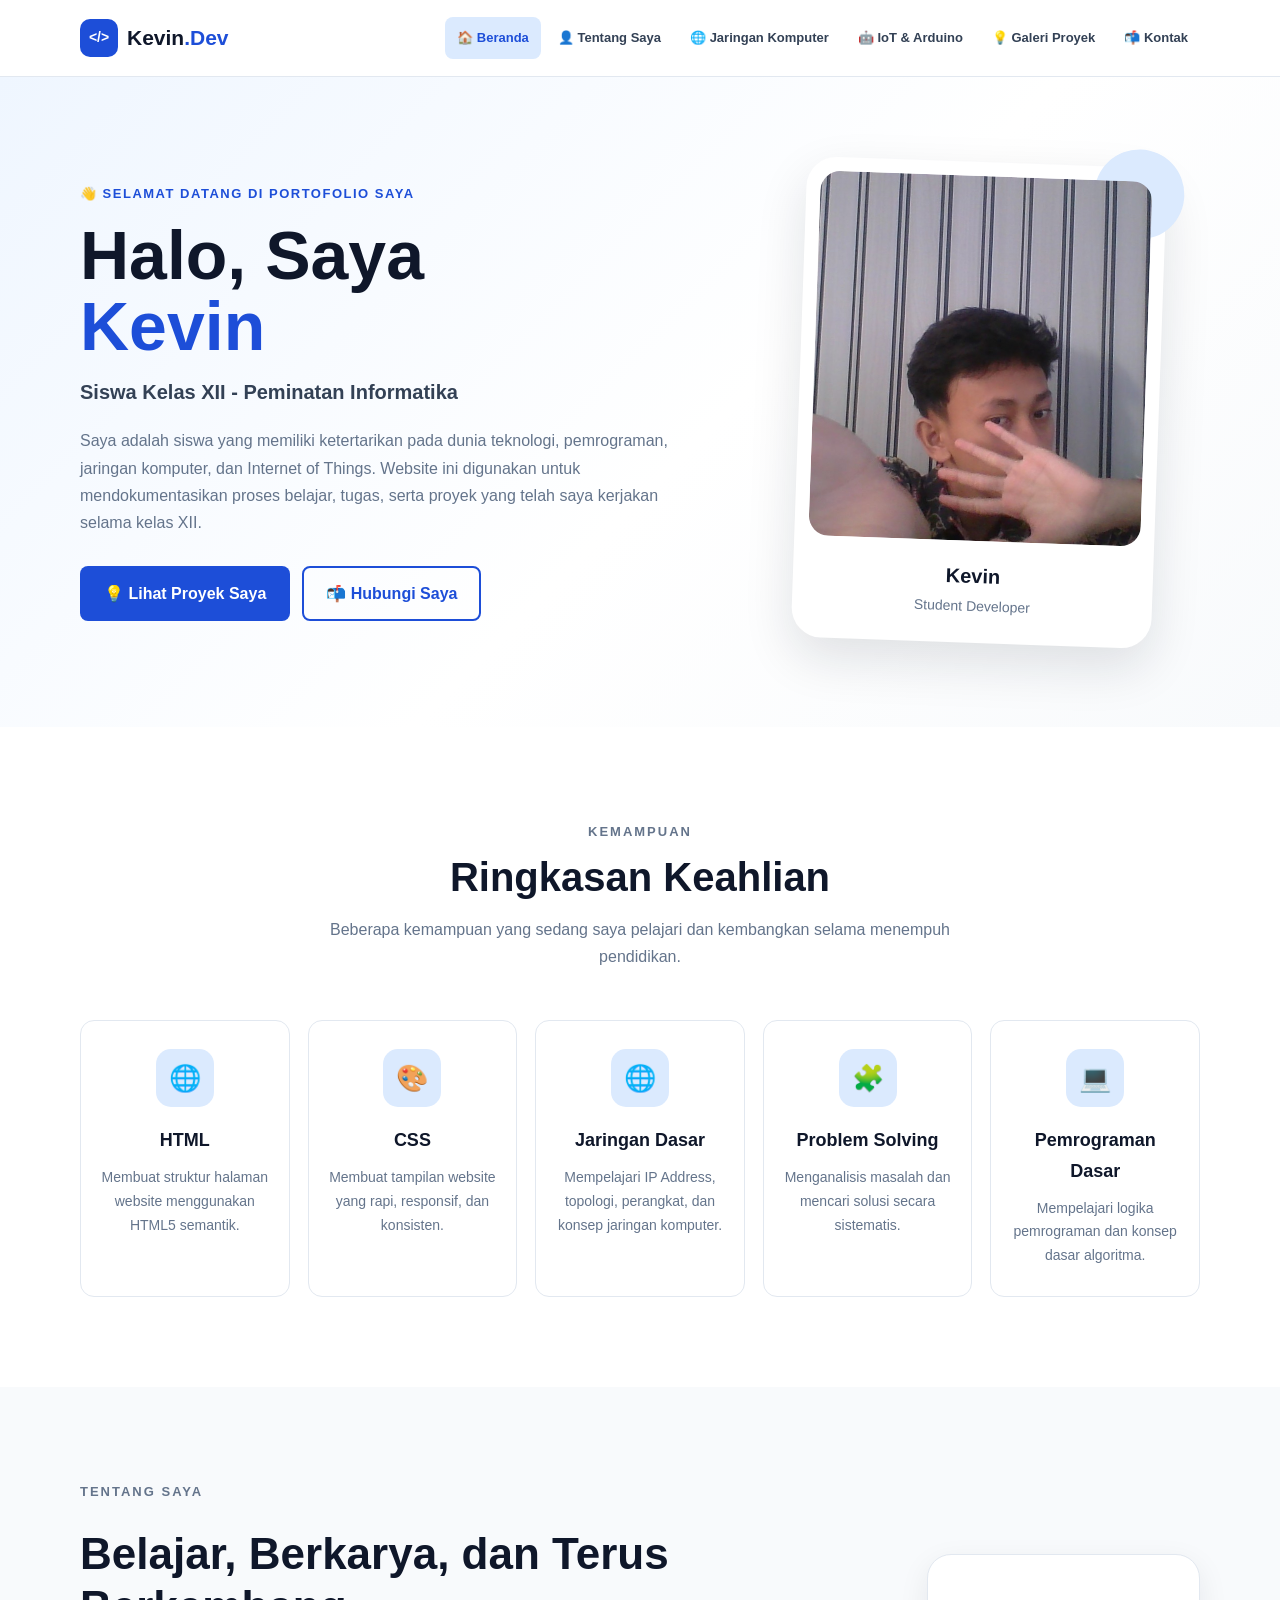
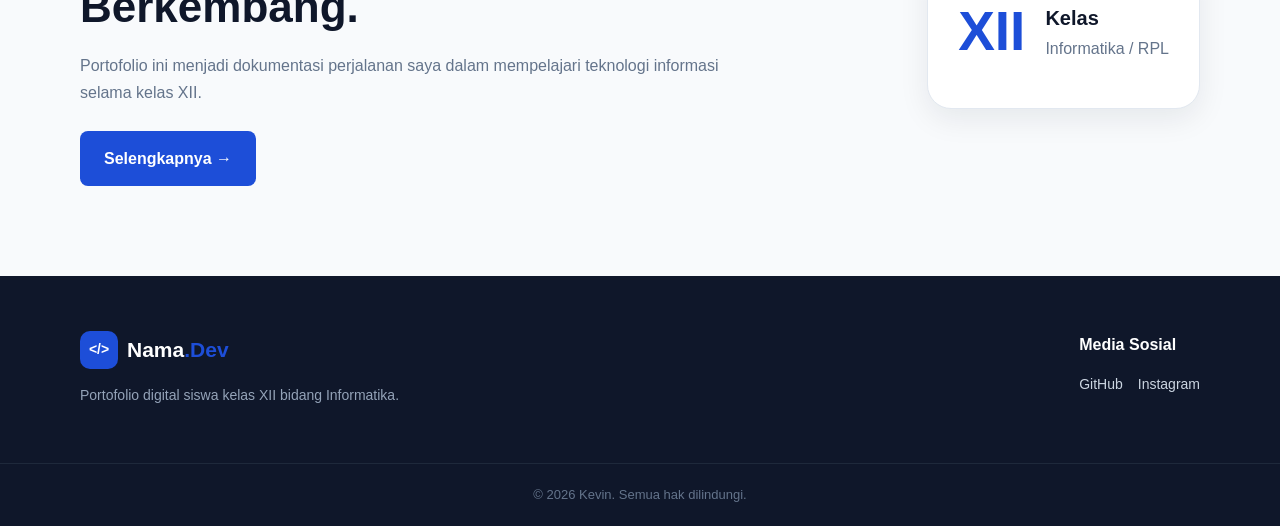
<file: index.html>
<!DOCTYPE html>
<html lang="id">
<head>
    <meta charset="UTF-8">
    <meta name="viewport" content="width=device-width, initial-scale=1.0">

    <meta
        name="description"
        content="Website portofolio digital siswa kelas XII bidang Informatika."
    >

    <title>Portofolio | Kevin</title>

    <!-- External CSS -->
    <link rel="stylesheet" href="assets/css/style.css">
</head>

<body>

    <!-- ================= HEADER ================= -->
    <header class="header">
        <nav class="navbar container">

            <a href="index.html" class="brand">
                <span class="brand-icon">&lt;/&gt;</span>
                <span>Kevin<span class="brand-dot">.Dev</span></span>
            </a>

            <button class="menu-toggle" id="menuToggle" aria-label="Buka menu">
                ☰
            </button>

            <ul class="nav-menu" id="navMenu">
                <li>
                    <a href="index.html" class="active">🏠 Beranda</a>
                </li>

                <li>
                    <a href="pages/tentang.html">👤 Tentang Saya</a>
                </li>

                <li>
                    <a href="pages/jaringan.html">🌐 Jaringan Komputer</a>
                </li>

                <li>
                    <a href="pages/iot-arduino.html">🤖 IoT & Arduino</a>
                </li>

                <li>
                    <a href="pages/karya-proyek.html">💡 Galeri Proyek</a>
                </li>

                <li>
                    <a href="pages/kontak.html">📬 Kontak</a>
                </li>
            </ul>

        </nav>
    </header>


    <!-- ================= MAIN ================= -->
    <main>

        <!-- Hero Section -->
        <section class="hero">
            <div class="container hero-content">

                <div class="hero-text">

                    <p class="hero-label">
                        👋 SELAMAT DATANG DI PORTOFOLIO SAYA
                    </p>

                    <h1>
                        Halo, Saya
                        <span class="text-primary">Kevin</span>
                    </h1>

                    <h2>
                        Siswa Kelas XII - Peminatan
                        Informatika
                    </h2>

                    <p class="hero-description">
                        Saya adalah siswa yang memiliki ketertarikan pada dunia
                        teknologi, pemrograman, jaringan komputer, dan Internet
                        of Things. Website ini digunakan untuk mendokumentasikan
                        proses belajar, tugas, serta proyek yang telah saya
                        kerjakan selama kelas XII.
                    </p>

                    <div class="hero-buttons">
                        <a href="pages/karya-proyek.html" class="btn btn-primary">
                            💡 Lihat Proyek Saya
                        </a>

                        <a href="pages/kontak.html" class="btn btn-outline">
                            📬 Hubungi Saya
                        </a>
                    </div>

                </div>

                <div class="hero-image">
                    <div class="profile-card">
                        <div class="profile-decoration"></div>

                        <img
                            src="assets/img/profil.jpg"
                            alt="Foto profil Nama Siswa"
                            class="profile-image"
                        >

                        <div class="profile-info">
                            <strong>Kevin</strong>
                            <span>Student Developer</span>
                        </div>
                    </div>
                </div>

            </div>
        </section>


        <!-- ================= SKILLS ================= -->
        <section class="section skills-section">

            <div class="container">

                <div class="section-heading">
                    <p class="section-label">KEMAMPUAN</p>
                    <h2>Ringkasan Keahlian</h2>

                    <p>
                        Beberapa kemampuan yang sedang saya pelajari dan
                        kembangkan selama menempuh pendidikan.
                    </p>
                </div>


                <div class="skills-grid">

                    <article class="skill-card">
                        <div class="skill-icon">🌐</div>
                        <h3>HTML</h3>
                        <p>
                            Membuat struktur halaman website menggunakan
                            HTML5 semantik.
                        </p>
                    </article>


                    <article class="skill-card">
                        <div class="skill-icon">🎨</div>
                        <h3>CSS</h3>
                        <p>
                            Membuat tampilan website yang rapi, responsif,
                            dan konsisten.
                        </p>
                    </article>


                    <article class="skill-card">
                        <div class="skill-icon">🌐</div>
                        <h3>Jaringan Dasar</h3>
                        <p>
                            Mempelajari IP Address, topologi, perangkat,
                            dan konsep jaringan komputer.
                        </p>
                    </article>


                    <article class="skill-card">
                        <div class="skill-icon">🧩</div>
                        <h3>Problem Solving</h3>
                        <p>
                            Menganalisis masalah dan mencari solusi secara
                            sistematis.
                        </p>
                    </article>


                    <article class="skill-card">
                        <div class="skill-icon">💻</div>
                        <h3>Pemrograman Dasar</h3>
                        <p>
                            Mempelajari logika pemrograman dan konsep dasar
                            algoritma.
                        </p>
                    </article>

                </div>

            </div>

        </section>


        <!-- ================= ABOUT PREVIEW ================= -->
        <section class="section about-preview">

            <div class="container about-preview-content">

                <div>
                    <p class="section-label">TENTANG SAYA</p>

                    <h2>
                        Belajar, Berkarya, dan Terus Berkembang.
                    </h2>

                    <p>
                        Portofolio ini menjadi dokumentasi perjalanan saya
                        dalam mempelajari teknologi informasi selama kelas XII.
                    </p>

                    <a href="pages/tentang.html" class="btn btn-primary">
                        Selengkapnya →
                    </a>
                </div>

                <div class="about-highlight">
                    <div class="highlight-number">XII</div>
                    <div>
                        <strong>Kelas</strong>
                        <span>Informatika / RPL</span>
                    </div>
                </div>

            </div>

        </section>

    </main>


    <!-- ================= FOOTER ================= -->
    <footer class="footer">

        <div class="container footer-content">

            <div>
                <a href="index.html" class="brand footer-brand">
                    <span class="brand-icon">&lt;/&gt;</span>
                    <span>Nama<span class="brand-dot">.Dev</span></span>
                </a>

                <p>
                    Portofolio digital siswa kelas XII bidang Informatika.
                </p>
            </div>


            <div class="footer-social">

                <h3>Media Sosial</h3>

                <div class="social-links">
                    <a
                        href="https://github.com/"
                        target="_blank"
                        rel="noopener noreferrer"
                    >
                        GitHub
                    </a>

                    <a
                        href="https://www.instagram.com/"
                        target="_blank"
                        rel="noopener noreferrer"
                    >
                        Instagram
                    </a>
                </div>

            </div>

        </div>


        <div class="footer-bottom">
            <p>
                &copy; <span id="currentYear"></span>
                Kevin. Semua hak dilindungi.
            </p>
        </div>

    </footer>


    <!-- External JavaScript -->
    <script src="assets/js/script.js"></script>

</body>
</html>
</file>
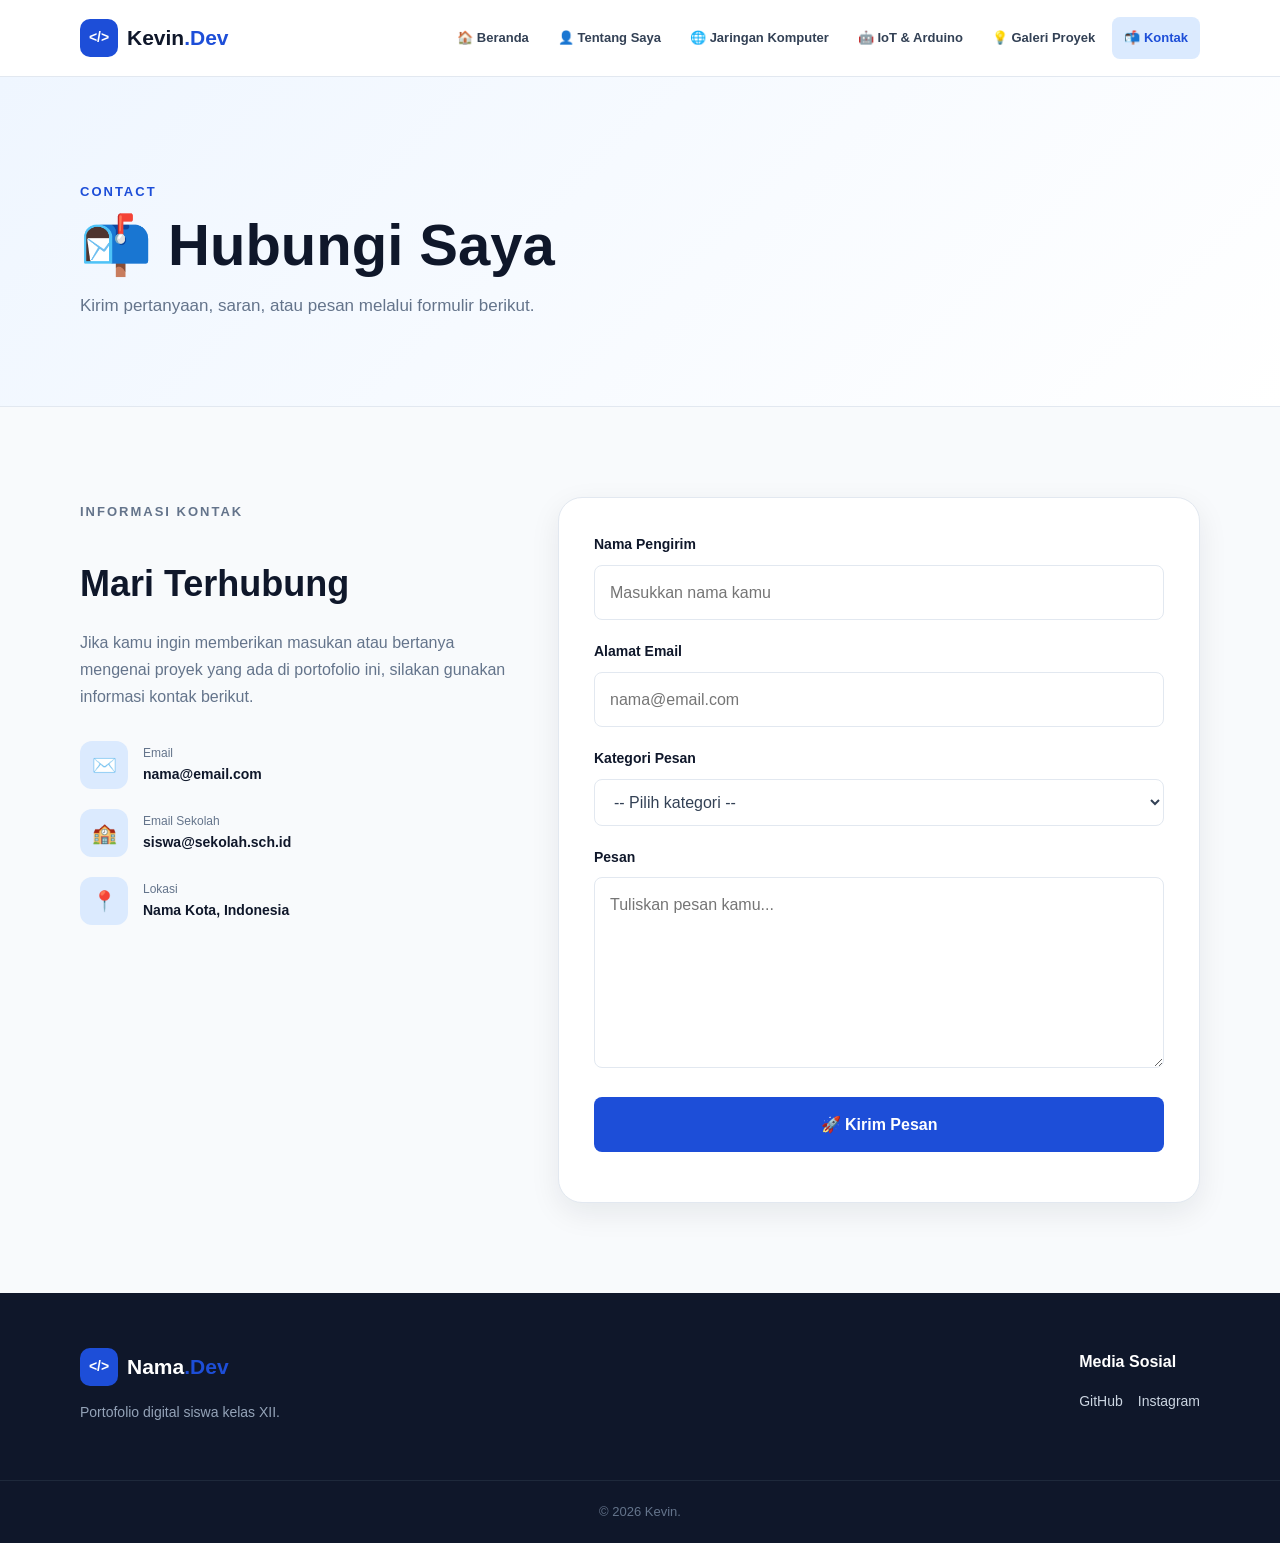
<file: pages/kontak.html>
<!DOCTYPE html>
<html lang="id">
<head>

    <meta charset="UTF-8">
    <meta name="viewport" content="width=device-width, initial-scale=1.0">

    <title>Kontak | Kevin</title>

    <link rel="stylesheet" href="../assets/css/style.css">

</head>

<body>

    <!-- ================= HEADER ================= -->
    <header class="header">

        <nav class="navbar container">

            <a href="../index.html" class="brand">
                <span class="brand-icon">&lt;/&gt;</span>
                <span>Kevin<span class="brand-dot">.Dev</span></span>
            </a>

            <button class="menu-toggle" id="menuToggle">
                ☰
            </button>

            <ul class="nav-menu" id="navMenu">

                <li>
                    <a href="../index.html">
                        🏠 Beranda
                    </a>
                </li>

                <li>
                    <a href="tentang.html">
                        👤 Tentang Saya
                    </a>
                </li>

                <li>
                    <a href="jaringan.html">
                        🌐 Jaringan Komputer
                    </a>
                </li>

                <li>
                    <a href="iot-arduino.html">
                        🤖 IoT & Arduino
                    </a>
                </li>

                <li>
                    <a href="karya-proyek.html">
                        💡 Galeri Proyek
                    </a>
                </li>

                <li>
                    <a href="kontak.html" class="active">
                        📬 Kontak
                    </a>
                </li>

            </ul>

        </nav>

    </header>


    <!-- ================= MAIN ================= -->
    <main>

        <section class="page-header">

            <div class="container">

                <p class="section-label">CONTACT</p>

                <h1>📬 Hubungi Saya</h1>

                <p>
                    Kirim pertanyaan, saran, atau pesan melalui formulir
                    berikut.
                </p>

            </div>

        </section>


        <section class="section">

            <div class="container contact-layout">


                <!-- Contact Info -->
                <aside class="contact-info">

                    <p class="section-label">
                        INFORMASI KONTAK
                    </p>

                    <h2>
                        Mari Terhubung
                    </h2>

                    <p>
                        Jika kamu ingin memberikan masukan atau bertanya
                        mengenai proyek yang ada di portofolio ini,
                        silakan gunakan informasi kontak berikut.
                    </p>


                    <div class="contact-item">

                        <div class="contact-icon">
                            ✉️
                        </div>

                        <div>
                            <span>Email</span>
                            <strong>
                                nama@email.com
                            </strong>
                        </div>

                    </div>


                    <div class="contact-item">

                        <div class="contact-icon">
                            🏫
                        </div>

                        <div>
                            <span>Email Sekolah</span>
                            <strong>
                                siswa@sekolah.sch.id
                            </strong>
                        </div>

                    </div>


                    <div class="contact-item">

                        <div class="contact-icon">
                            📍
                        </div>

                        <div>
                            <span>Lokasi</span>
                            <strong>
                                Nama Kota, Indonesia
                            </strong>
                        </div>

                    </div>

                </aside>


                <!-- Form -->
                <section class="contact-form-wrapper">

                    <form
                        id="contactForm"
                        class="contact-form"
                    >

                        <div class="form-group">

                            <label for="nama">
                                Nama Pengirim
                            </label>

                            <input
                                type="text"
                                id="nama"
                                name="nama"
                                placeholder="Masukkan nama kamu"
                                required
                            >

                        </div>


                        <div class="form-group">

                            <label for="email">
                                Alamat Email
                            </label>

                            <input
                                type="email"
                                id="email"
                                name="email"
                                placeholder="nama@email.com"
                                required
                            >

                        </div>


                        <div class="form-group">

                            <label for="kategori">
                                Kategori Pesan
                            </label>

                            <select
                                id="kategori"
                                name="kategori"
                                required
                            >

                                <option value="">
                                    -- Pilih kategori --
                                </option>

                                <option value="pertanyaan">
                                    Pertanyaan
                                </option>

                                <option value="kolaborasi">
                                    Kolaborasi
                                </option>

                                <option value="saran">
                                    Saran
                                </option>

                            </select>

                        </div>


                        <div class="form-group">

                            <label for="pesan">
                                Pesan
                            </label>

                            <textarea
                                id="pesan"
                                name="pesan"
                                rows="6"
                                placeholder="Tuliskan pesan kamu..."
                                required
                            ></textarea>

                        </div>


                        <button
                            type="submit"
                            class="btn btn-primary btn-full"
                        >
                            🚀 Kirim Pesan
                        </button>


                        <p
                            id="formMessage"
                            class="form-message"
                        ></p>

                    </form>

                </section>

            </div>

        </section>

    </main>


    <!-- ================= FOOTER ================= -->
    <footer class="footer">

        <div class="container footer-content">

            <div>

                <a href="../index.html" class="brand footer-brand">
                    <span class="brand-icon">&lt;/&gt;</span>
                    <span>Nama<span class="brand-dot">.Dev</span></span>
                </a>

                <p>
                    Portofolio digital siswa kelas XII.
                </p>

            </div>


            <div class="footer-social">

                <h3>Media Sosial</h3>

                <div class="social-links">

                    <a href="https://github.com/" target="_blank">
                        GitHub
                    </a>

                    <a href="https://www.instagram.com/" target="_blank">
                        Instagram
                    </a>

                </div>

            </div>

        </div>


        <div class="footer-bottom">

            <p>
                &copy; <span id="currentYear"></span>
                Kevin.
            </p>

        </div>

    </footer>


    <script src="../assets/js/script.js"></script>

</body>
</html>
</file>
<file: assets/css/style.css>
/* =========================================================
   PORTOFOLIO DIGITAL KELAS XII
   File    : style.css
   Desain  : Modern, Clean, Responsive
   ========================================================= */


/* =========================================================
   1. CSS VARIABLES
   ========================================================= */

:root {

    --primary: #1d4ed8;
    --primary-dark: #1e3a8a;
    --primary-light: #dbeafe;

    --navy: #0f172a;

    --text: #334155;
    --text-light: #64748b;

    --white: #ffffff;

    --background: #f8fafc;
    --background-gray: #f1f5f9;

    --border: #e2e8f0;

    --success: #15803d;

    --shadow-sm:
        0 2px 8px rgba(15, 23, 42, 0.06);

    --shadow:
        0 10px 30px rgba(15, 23, 42, 0.08);

    --shadow-lg:
        0 20px 50px rgba(15, 23, 42, 0.12);

    --radius-sm: 8px;
    --radius: 14px;
    --radius-lg: 24px;

    --transition: 0.3s ease;

}


/* =========================================================
   2. RESET
   ========================================================= */

* {
    margin: 0;
    padding: 0;
    box-sizing: border-box;
}


html {
    scroll-behavior: smooth;
}


body {
    font-family:
        Arial,
        Helvetica,
        sans-serif;

    line-height: 1.7;

    color: var(--text);

    background-color: var(--background);
}


img {
    max-width: 100%;
    display: block;
}


a {
    color: inherit;
    text-decoration: none;
}


button,
input,
textarea,
select {
    font: inherit;
}


ul {
    list-style: none;
}


/* =========================================================
   3. GLOBAL
   ========================================================= */

.container {
    width: min(1120px, 92%);

    margin-inline: auto;
}


.section {
    padding: 90px 0;
}


.section-gray {
    background-color: var(--background-gray);
}


.section-heading {
    max-width: 700px;

    margin: 0 auto 50px;

    text-align: center;
}


.section-heading.left {
    margin-left: 0;
    text-align: left;
}


.section-heading h2 {
    margin-bottom: 15px;

    color: var(--navy);

    font-size: clamp(28px, 4vw, 40px);

    line-height: 1.2;
}


.section-heading p {
    color: var(--text-light);
}


.section-label {
    display: inline-block;

    margin-bottom: 10px;

    color: var(--primary);

    font-size: 13px;

    font-weight: 700;

    letter-spacing: 2px;
}


/* =========================================================
   4. HEADER & NAVBAR
   ========================================================= */

.header {
    position: sticky;

    top: 0;

    z-index: 1000;

    background-color: rgba(255, 255, 255, 0.95);

    border-bottom: 1px solid var(--border);

    backdrop-filter: blur(10px);
}


.navbar {
    min-height: 76px;

    display: flex;

    align-items: center;

    justify-content: space-between;

    gap: 30px;
}


.brand {
    display: flex;

    align-items: center;

    gap: 9px;

    color: var(--navy);

    font-size: 21px;

    font-weight: 800;

    white-space: nowrap;
}


.brand-icon {
    display: grid;

    width: 38px;
    height: 38px;

    place-items: center;

    border-radius: 10px;

    color: var(--white);

    background-color: var(--primary);

    font-size: 14px;
}


.brand-dot {
    color: var(--primary);
}


.nav-menu {
    display: flex;

    align-items: center;

    gap: 5px;
}


.nav-menu a {
    display: block;

    padding: 10px 12px;

    border-radius: var(--radius-sm);

    color: var(--text);

    font-size: 13px;

    font-weight: 600;

    transition: var(--transition);
}


.nav-menu a:hover,
.nav-menu a.active {
    color: var(--primary);

    background-color: var(--primary-light);
}


.menu-toggle {
    display: none;

    border: 0;

    padding: 8px 12px;

    border-radius: var(--radius-sm);

    color: var(--navy);

    background-color: var(--background-gray);

    cursor: pointer;

    font-size: 22px;
}


/* =========================================================
   5. HERO
   ========================================================= */

.hero {
    min-height: 650px;

    display: flex;

    align-items: center;

    background:
        linear-gradient(
            135deg,
            #eff6ff 0%,
            #ffffff 55%,
            #f8fafc 100%
        );
}


.hero-content {
    display: grid;

    grid-template-columns:
        1.15fr
        0.85fr;

    align-items: center;

    gap: 80px;

    padding: 80px 0;
}


.hero-label {
    margin-bottom: 15px;

    color: var(--primary);

    font-size: 13px;

    font-weight: 800;

    letter-spacing: 1.5px;
}


.hero h1 {
    margin-bottom: 15px;

    color: var(--navy);

    font-size: clamp(40px, 6vw, 68px);

    line-height: 1.05;
}


.text-primary {
    display: block;

    color: var(--primary);
}


.hero h2 {
    max-width: 650px;

    margin-bottom: 20px;

    color: var(--text);

    font-size: 20px;

    line-height: 1.5;
}


.hero-description {
    max-width: 650px;

    margin-bottom: 30px;

    color: var(--text-light);
}


.hero-buttons {
    display: flex;

    flex-wrap: wrap;

    gap: 12px;
}


/* =========================================================
   6. BUTTON
   ========================================================= */

.btn {
    display: inline-flex;

    align-items: center;

    justify-content: center;

    gap: 8px;

    min-height: 48px;

    padding: 12px 22px;

    border: 2px solid transparent;

    border-radius: var(--radius-sm);

    font-weight: 700;

    cursor: pointer;

    transition:
        transform var(--transition),
        background-color var(--transition),
        color var(--transition),
        border-color var(--transition),
        box-shadow var(--transition);
}


.btn:hover {
    transform: translateY(-3px);

    box-shadow: var(--shadow);
}


.btn-primary {
    color: var(--white);

    background-color: var(--primary);
}


.btn-primary:hover {
    background-color: var(--primary-dark);
}


.btn-outline {
    color: var(--primary);

    border-color: var(--primary);

    background-color: transparent;
}


.btn-outline:hover {
    color: var(--white);

    background-color: var(--primary);
}


.btn-light {
    color: var(--primary);

    background-color: var(--white);
}


.btn-full {
    width: 100%;
}


/* =========================================================
   7. PROFILE CARD
   ========================================================= */

.hero-image {
    display: flex;

    justify-content: center;
}


.profile-card {
    position: relative;

    width: min(360px, 100%);

    padding: 14px;

    border-radius: 30px;

    background-color: var(--white);

    box-shadow: var(--shadow-lg);

    transform: rotate(2deg);

    transition: var(--transition);
}


.profile-card:hover {
    transform:
        rotate(0deg)
        translateY(-8px);
}


.profile-decoration {
    position: absolute;

    top: -18px;

    right: -18px;

    width: 90px;
    height: 90px;

    border-radius: 50%;

    background-color: var(--primary-light);

    z-index: -1;
}


.profile-image {
    width: 100%;

    aspect-ratio: 1 / 1.1;

    object-fit: cover;

    border-radius: 20px;
}


.profile-info {
    display: flex;

    flex-direction: column;

    gap: 2px;

    padding: 18px 10px 10px;

    text-align: center;
}


.profile-info strong {
    color: var(--navy);

    font-size: 20px;
}


.profile-info span {
    color: var(--text-light);

    font-size: 14px;
}


/* =========================================================
   8. SKILLS
   ========================================================= */

.skills-section {
    background-color: var(--white);
}


.skills-grid {
    display: grid;

    grid-template-columns:
        repeat(5, 1fr);

    gap: 18px;
}


.skill-card {
    padding: 28px 20px;

    border: 1px solid var(--border);

    border-radius: var(--radius);

    background-color: var(--white);

    text-align: center;

    transition: var(--transition);
}


.skill-card:hover {
    border-color: var(--primary-light);

    transform: translateY(-7px);

    box-shadow: var(--shadow);
}


.skill-icon {
    display: grid;

    width: 58px;
    height: 58px;

    margin: 0 auto 18px;

    place-items: center;

    border-radius: 15px;

    background-color: var(--primary-light);

    font-size: 26px;
}


.skill-card h3 {
    margin-bottom: 10px;

    color: var(--navy);

    font-size: 18px;
}


.skill-card p {
    color: var(--text-light);

    font-size: 14px;
}


/* =========================================================
   9. ABOUT PREVIEW
   ========================================================= */

.about-preview {
    background-color: var(--background);
}


.about-preview-content {
    display: grid;

    grid-template-columns: 1fr auto;

    align-items: center;

    gap: 50px;
}


.about-preview h2 {
    max-width: 650px;

    margin-bottom: 18px;

    color: var(--navy);

    font-size: clamp(30px, 4vw, 44px);

    line-height: 1.2;
}


.about-preview p {
    max-width: 650px;

    margin-bottom: 25px;

    color: var(--text-light);
}


.about-highlight {
    display: flex;

    align-items: center;

    gap: 20px;

    padding: 30px;

    border: 1px solid var(--border);

    border-radius: var(--radius-lg);

    background-color: var(--white);

    box-shadow: var(--shadow);
}


.highlight-number {
    color: var(--primary);

    font-size: 55px;

    font-weight: 900;
}


.about-highlight div:last-child {
    display: flex;

    flex-direction: column;
}


.about-highlight strong {
    color: var(--navy);

    font-size: 20px;
}


.about-highlight span {
    color: var(--text-light);
}


/* =========================================================
   10. PAGE HEADER
   ========================================================= */

.page-header {
    padding: 100px 0 85px;

    background:
        linear-gradient(
            135deg,
            #eff6ff,
            #ffffff
        );

    border-bottom: 1px solid var(--border);
}


.page-header h1 {
    margin-bottom: 15px;

    color: var(--navy);

    font-size: clamp(38px, 5vw, 58px);

    line-height: 1.1;
}


.page-header p:last-child {
    max-width: 650px;

    color: var(--text-light);

    font-size: 17px;
}


/* =========================================================
   11. BIODATA
   ========================================================= */

.biodata-card {
    display: grid;

    grid-template-columns: 300px 1fr;

    overflow: hidden;

    border: 1px solid var(--border);

    border-radius: var(--radius-lg);

    background-color: var(--white);

    box-shadow: var(--shadow);
}


.biodata-image {
    min-height: 400px;
}


.biodata-image img {
    width: 100%;
    height: 100%;

    object-fit: cover;
}


.biodata-table-wrapper {
    padding: 35px;
}


.biodata-table {
    width: 100%;

    border-collapse: collapse;
}


.biodata-table tr {
    border-bottom: 1px solid var(--border);
}


.biodata-table tr:last-child {
    border-bottom: 0;
}


.biodata-table th,
.biodata-table td {
    padding: 17px 10px;

    text-align: left;

    vertical-align: top;
}


.biodata-table th {
    width: 35%;

    color: var(--navy);

    font-weight: 700;
}


.biodata-table td {
    color: var(--text-light);
}


/* =========================================================
   12. TIMELINE
   ========================================================= */

.timeline {
    position: relative;

    max-width: 800px;

    margin: auto;

    padding-left: 35px;
}


.timeline::before {
    content: "";

    position: absolute;

    top: 0;
    bottom: 0;

    left: 7px;

    width: 2px;

    background-color: var(--primary-light);
}


.timeline-item {
    position: relative;

    margin-bottom: 40px;
}


.timeline-item:last-child {
    margin-bottom: 0;
}


.timeline-dot {
    position: absolute;

    top: 6px;

    left: -35px;

    width: 17px;
    height: 17px;

    border: 4px solid var(--primary-light);

    border-radius: 50%;

    background-color: var(--primary);
}


.timeline-content {
    padding: 25px;

    border: 1px solid var(--border);

    border-radius: var(--radius);

    background-color: var(--white);

    box-shadow: var(--shadow-sm);
}


.timeline-content span {
    color: var(--primary);

    font-size: 13px;

    font-weight: 700;
}


.timeline-content h3 {
    margin: 5px 0 8px;

    color: var(--navy);

    font-size: 20px;
}


.timeline-content p {
    color: var(--text-light);
}


/* =========================================================
   13. ACTIVITY GALLERY
   ========================================================= */

.activity-grid {
    display: grid;

    grid-template-columns:
        repeat(4, 1fr);

    gap: 18px;
}


.activity-card {
    overflow: hidden;

    border: 1px solid var(--border);

    border-radius: var(--radius);

    background-color: var(--white);

    box-shadow: var(--shadow-sm);

    transition: var(--transition);
}


.activity-card:hover {
    transform: translateY(-6px);

    box-shadow: var(--shadow);
}


.activity-card img {
    width: 100%;
    height: 210px;

    object-fit: cover;
}


.activity-card div {
    padding: 18px;
}


.activity-card h3 {
    margin-bottom: 7px;

    color: var(--navy);

    font-size: 17px;
}


.activity-card p {
    color: var(--text-light);

    font-size: 14px;
}


/* =========================================================
   14. MODULE
   ========================================================= */

.module-intro {
    display: flex;

    align-items: center;

    gap: 25px;

    max-width: 800px;

    margin-bottom: 50px;
}


.module-icon {
    display: grid;

    flex: 0 0 75px;

    width: 75px;
    height: 75px;

    place-items: center;

    border-radius: 20px;

    background-color: var(--primary-light);

    font-size: 35px;
}


.module-intro h2 {
    margin-bottom: 8px;

    color: var(--navy);

    font-size: 28px;
}


.module-intro p {
    color: var(--text-light);
}


.module-grid {
    display: grid;

    grid-template-columns:
        repeat(2, 1fr);

    gap: 25px;
}


.module-card {
    overflow: hidden;

    border: 1px solid var(--border);

    border-radius: var(--radius-lg);

    background-color: var(--white);

    box-shadow: var(--shadow-sm);

    transition: var(--transition);
}


.module-card:hover {
    transform: translateY(-6px);

    box-shadow: var(--shadow);
}


.module-card-image img {
    width: 100%;
    height: 230px;

    object-fit: cover;
}


.module-card-body {
    padding: 28px;
}


.status-badge {
    display: inline-block;

    margin-bottom: 15px;

    padding: 5px 10px;

    border-radius: 20px;

    color: var(--primary);

    background-color: var(--primary-light);

    font-size: 12px;

    font-weight: 700;
}


.module-card h3 {
    margin-bottom: 10px;

    color: var(--navy);

    font-size: 22px;
}


.module-card p {
    margin-bottom: 18px;

    color: var(--text-light);
}


.module-list {
    display: flex;

    flex-wrap: wrap;

    gap: 8px;

    margin-bottom: 20px;
}


.module-list li {
    padding: 6px 10px;

    border-radius: 6px;

    color: var(--text);

    background-color: var(--background-gray);

    font-size: 12px;

    font-weight: 600;
}


.placeholder {
    padding: 15px;

    border: 1px dashed #94a3b8;

    border-radius: var(--radius-sm);

    color: var(--text-light);

    background-color: var(--background);

    font-size: 13px;
}


.code-placeholder {
    padding: 18px;

    overflow-x: auto;

    border-radius: var(--radius-sm);

    color: #cbd5e1;

    background-color: var(--navy);

    font-family: "Courier New", monospace;

    font-size: 13px;
}


/* =========================================================
   15. PROJECT
   ========================================================= */

.project-grid {
    display: grid;

    grid-template-columns:
        repeat(3, 1fr);

    gap: 25px;
}


.project-card {
    overflow: hidden;

    border: 1px solid var(--border);

    border-radius: var(--radius-lg);

    background-color: var(--white);

    box-shadow: var(--shadow-sm);

    transition: var(--transition);
}


.project-card:hover {
    transform: translateY(-7px);

    box-shadow: var(--shadow);
}


.project-image {
    position: relative;
}


.project-image img {
    width: 100%;
    height: 240px;

    object-fit: cover;
}


.project-category {
    position: absolute;

    bottom: 15px;
    left: 15px;

    padding: 6px 10px;

    border-radius: 6px;

    color: var(--white);

    background-color: var(--primary);

    font-size: 12px;

    font-weight: 700;
}


.project-body {
    padding: 25px;
}


.project-body h2 {
    margin-bottom: 10px;

    color: var(--navy);

    font-size: 22px;
}


.project-body p {
    margin-bottom: 18px;

    color: var(--text-light);

    font-size: 14px;
}


.project-tech {
    display: flex;

    flex-wrap: wrap;

    gap: 7px;

    margin-bottom: 22px;
}


.project-tech span {
    padding: 5px 9px;

    border-radius: 5px;

    color: var(--primary);

    background-color: var(--primary-light);

    font-size: 11px;

    font-weight: 700;
}


.project-links {
    display: flex;

    gap: 15px;
}


.project-links a {
    color: var(--primary);

    font-size: 13px;

    font-weight: 700;
}


.project-links a:hover {
    text-decoration: underline;
}


.disabled-link {
    opacity: 0.45;

    cursor: not-allowed;
}


/* =========================================================
   16. CTA
   ========================================================= */

.cta-section {
    padding: 90px 0;

    color: var(--white);

    background:
        linear-gradient(
            135deg,
            var(--primary-dark),
            var(--primary)
        );

    text-align: center;
}


.cta-section h2 {
    margin-bottom: 12px;

    font-size: clamp(28px, 4vw, 40px);
}


.cta-section p {
    margin-bottom: 25px;

    opacity: 0.9;
}


/* =========================================================
   17. CONTACT
   ========================================================= */

.contact-layout {
    display: grid;

    grid-template-columns: 0.8fr 1.2fr;

    gap: 50px;

    align-items: start;
}


.contact-info h2 {
    margin-bottom: 15px;

    color: var(--navy);

    font-size: 36px;
}


.contact-info > p {
    margin-bottom: 30px;

    color: var(--text-light);
}


.contact-item {
    display: flex;

    align-items: center;

    gap: 15px;

    margin-bottom: 20px;
}


.contact-icon {
    display: grid;

    flex: 0 0 48px;

    width: 48px;
    height: 48px;

    place-items: center;

    border-radius: 12px;

    background-color: var(--primary-light);

    font-size: 20px;
}


.contact-item div:last-child {
    display: flex;

    flex-direction: column;
}


.contact-item span {
    color: var(--text-light);

    font-size: 12px;
}


.contact-item strong {
    color: var(--navy);

    font-size: 14px;
}


.contact-form-wrapper {
    padding: 35px;

    border: 1px solid var(--border);

    border-radius: var(--radius-lg);

    background-color: var(--white);

    box-shadow: var(--shadow);
}


.form-group {
    margin-bottom: 20px;
}


.form-group label {
    display: block;

    margin-bottom: 8px;

    color: var(--navy);

    font-size: 14px;

    font-weight: 700;
}


.form-group input,
.form-group textarea,
.form-group select {
    width: 100%;

    padding: 13px 15px;

    border: 1px solid var(--border);

    border-radius: var(--radius-sm);

    outline: none;

    color: var(--text);

    background-color: var(--white);

    transition: var(--transition);
}


.form-group input:focus,
.form-group textarea:focus,
.form-group select:focus {
    border-color: var(--primary);

    box-shadow:
        0 0 0 3px var(--primary-light);
}


.form-group textarea {
    resize: vertical;
}


.form-message {
    margin-top: 15px;

    text-align: center;

    font-size: 14px;
}


/* =========================================================
   18. FOOTER
   ========================================================= */

.footer {
    color: #cbd5e1;

    background-color: var(--navy);
}


.footer-content {
    display: flex;

    justify-content: space-between;

    gap: 50px;

    padding: 55px 0;
}


.footer-brand {
    margin-bottom: 15px;

    color: var(--white);
}


.footer-content p {
    max-width: 400px;

    color: #94a3b8;

    font-size: 14px;
}


.footer-social h3 {
    margin-bottom: 15px;

    color: var(--white);

    font-size: 16px;
}


.social-links {
    display: flex;

    gap: 15px;
}


.social-links a {
    color: #cbd5e1;

    font-size: 14px;

    transition: var(--transition);
}


.social-links a:hover {
    color: var(--white);
}


.footer-bottom {
    padding: 20px;

    border-top: 1px solid #1e293b;

    text-align: center;
}


.footer-bottom p {
    color: #64748b;

    font-size: 13px;
}


/* =========================================================
   19. RESPONSIVE TABLET
   ========================================================= */

@media (max-width: 1000px) {

    .nav-menu {
        gap: 0;
    }


    .nav-menu a {
        padding: 8px 7px;

        font-size: 11px;
    }


    .hero-content {
        gap: 45px;
    }


    .skills-grid {
        grid-template-columns:
            repeat(3, 1fr);
    }


    .activity-grid {
        grid-template-columns:
            repeat(2, 1fr);
    }

}


/* =========================================================
   20. RESPONSIVE MOBILE
   ========================================================= */

@media (max-width: 760px) {

    .section {
        padding: 65px 0;
    }


    /* Navbar */

    .navbar {
        min-height: 68px;
    }


    .menu-toggle {
        display: block;
    }


    .nav-menu {
        position: absolute;

        top: 68px;
        left: 0;
        right: 0;

        display: none;

        flex-direction: column;

        align-items: stretch;

        padding: 10px;

        border-bottom: 1px solid var(--border);

        background-color: var(--white);

        box-shadow: var(--shadow);
    }


    .nav-menu.show {
        display: flex;
    }


    .nav-menu a {
        padding: 13px;

        font-size: 14px;
    }


    /* Hero */

    .hero {
        min-height: auto;
    }


    .hero-content {
        grid-template-columns: 1fr;

        gap: 45px;

        padding: 65px 0;
    }


    .hero {
        text-align: center;
    }


    .hero h2,
    .hero-description {
        margin-left: auto;
        margin-right: auto;
    }


    .hero-buttons {
        justify-content: center;
    }


    .hero-image {
        order: -1;
    }


    .profile-card {
        width: min(290px, 80%);
    }


    /* Skills */

    .skills-grid {
        grid-template-columns:
            repeat(2, 1fr);
    }


    /* About */

    .about-preview-content {
        grid-template-columns: 1fr;
    }


    /* Biodata */

    .biodata-card {
        grid-template-columns: 1fr;
    }


    .biodata-image {
        min-height: auto;
    }


    .biodata-image img {
        height: 350px;
    }


    .biodata-table-wrapper {
        padding: 20px;
    }


    .biodata-table th,
    .biodata-table td {
        display: block;

        width: 100%;
    }


    .biodata-table th {
        padding-bottom: 3px;
    }


    .biodata-table td {
        padding-top: 3px;
        padding-bottom: 15px;
    }


    /* Modules */

    .module-grid {
        grid-template-columns: 1fr;
    }


    .module-intro {
        align-items: flex-start;
    }


    /* Projects */

    .project-grid {
        grid-template-columns: 1fr;
    }


    /* Contact */

    .contact-layout {
        grid-template-columns: 1fr;
    }


    .contact-form-wrapper {
        padding: 25px;
    }


    /* Footer */

    .footer-content {
        flex-direction: column;
    }

}


/* =========================================================
   21. SMALL MOBILE
   ========================================================= */

@media (max-width: 480px) {

    .brand {
        font-size: 18px;
    }


    .brand-icon {
        width: 34px;
        height: 34px;
    }


    .hero h1 {
        font-size: 42px;
    }


    .hero-buttons {
        flex-direction: column;
    }


    .btn {
        width: 100%;
    }


    .skills-grid {
        grid-template-columns: 1fr;
    }


    .activity-grid {
        grid-template-columns: 1fr;
    }


    .module-intro {
        flex-direction: column;
    }


    .page-header {
        padding: 70px 0;
    }


    .contact-info h2 {
        font-size: 30px;
    }


    .footer-content {
        padding: 40px 0;
    }

}
</file>
